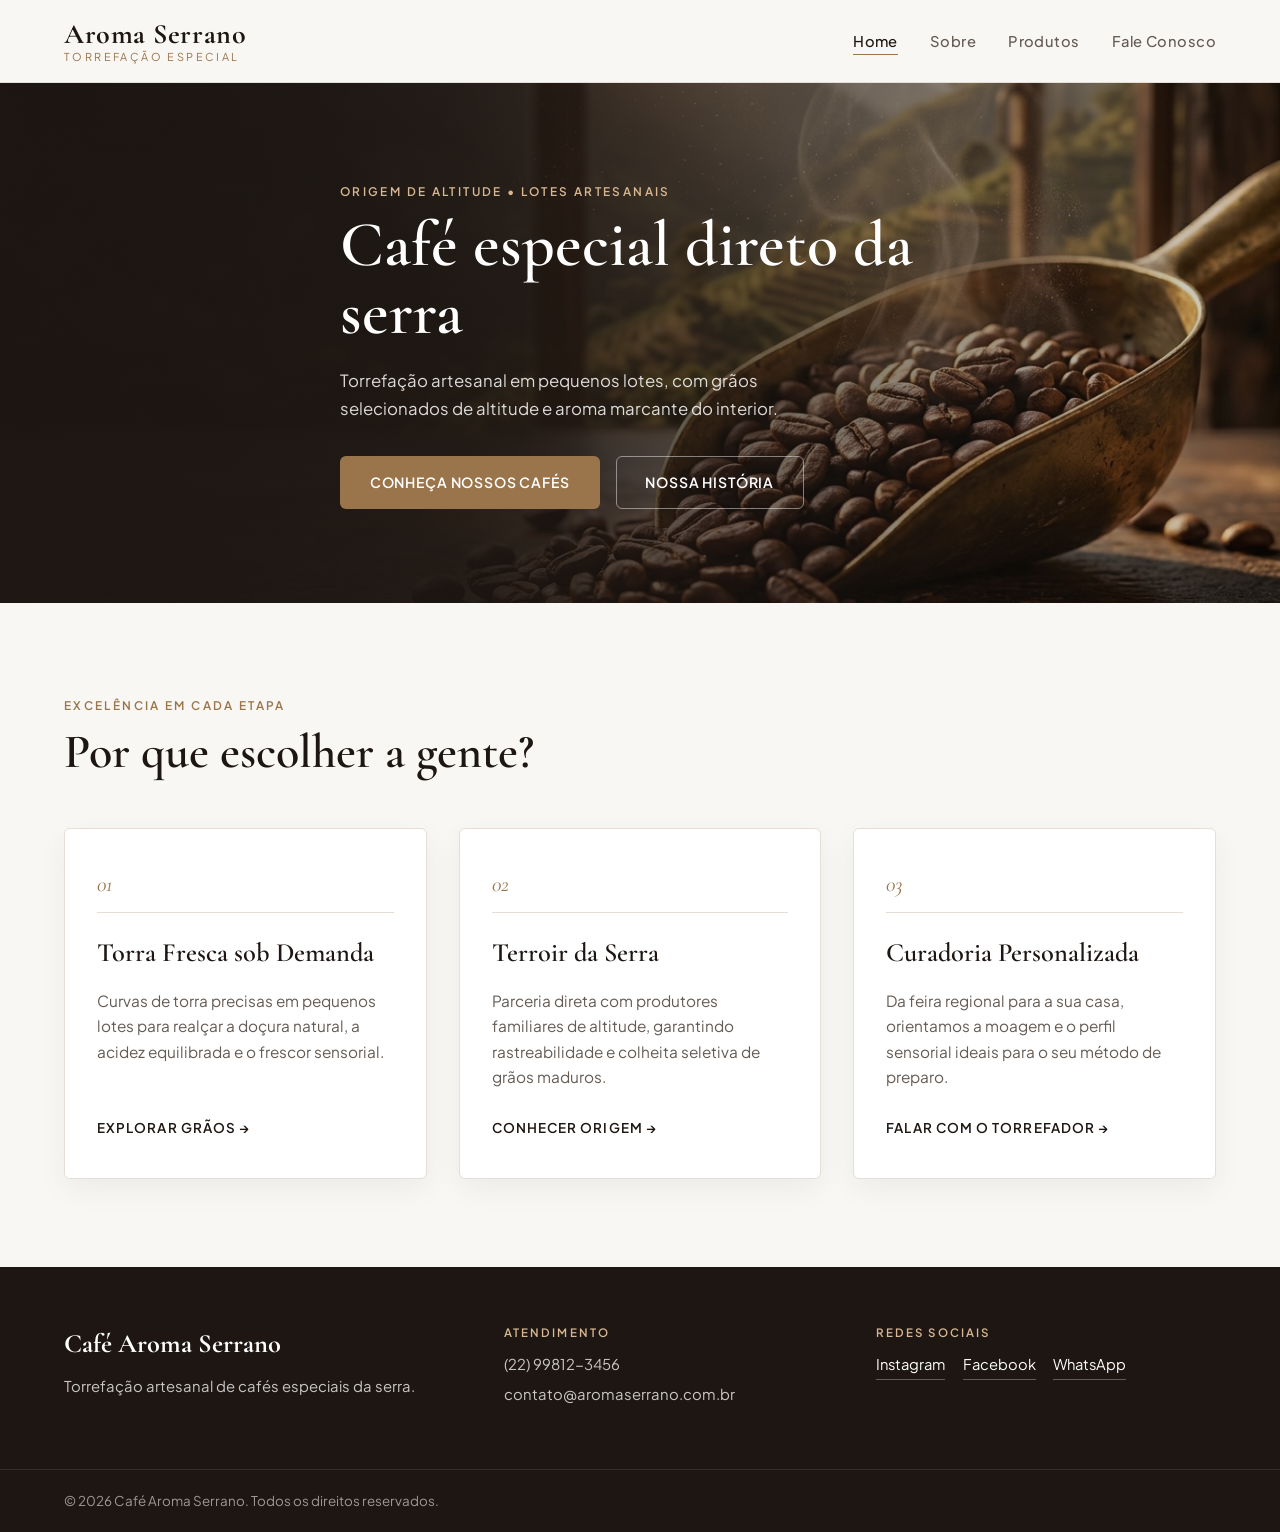
<file: index.html>
<!DOCTYPE html>
<html lang="pt-BR">
<head>
  <meta charset="UTF-8" />
  <meta name="viewport" content="width=device-width, initial-scale=1.0" />
  <title>Café Aroma Serrano — Torrefação Artesanal</title>
  <link rel="preconnect" href="https://fonts.googleapis.com" />
  <link rel="preconnect" href="https://fonts.gstatic.com" crossorigin />
  <link
    href="https://fonts.googleapis.com/css2?family=Cormorant+Garamond:ital,wght@0,600;0,700;1,600&family=Plus+Jakarta+Sans:wght@400;500;600&display=swap"
    rel="stylesheet"
  />
  <link rel="stylesheet" href="css/style.css" />
</head>
<body>
  <header class="topo">
    <div class="container topo-conteudo">
      <a href="index.html" class="logo">
        <span class="logo-marca">Aroma Serrano</span>
        <span class="logo-sub">Torrefação Especial</span>
      </a>

      <button
        type="button"
        class="menu-hamburguer"
        id="btn-menu"
        aria-label="Abrir ou fechar menu"
        aria-expanded="false"
        aria-controls="menu-principal"
      >
        <span></span>
        <span></span>
        <span></span>
      </button>

      <nav class="menu-nav" id="menu-principal" aria-label="Navegação principal">
        <ul class="menu-lista">
          <li><a href="index.html" class="menu-link">Home</a></li>
          <li><a href="sobre.html" class="menu-link">Sobre</a></li>
          <li><a href="produtos.html" class="menu-link">Produtos</a></li>
          <li><a href="contato.html" class="menu-link">Fale Conosco</a></li>
        </ul>
      </nav>
    </div>
  </header>

  <main>
    <section class="banner">
      <div class="container banner-conteudo">
        <span class="eyebrow">Origem de Altitude • Lotes Artesanais</span>
        <h1>Café especial direto da serra</h1>
        <p>
          Torrefação artesanal em pequenos lotes, com grãos selecionados de altitude e aroma marcante do interior.
        </p>
        <div class="banner-acoes">
          <a href="produtos.html" class="btn btn-primario">Conheça nossos cafés</a>
          <a href="sobre.html" class="btn btn-contorno">Nossa história</a>
        </div>
      </div>
    </section>

    <section class="secao">
      <div class="container">
        <div class="cabecalho-secao">
          <span class="eyebrow">Excelência em cada etapa</span>
          <h2 class="titulo-secao">Por que escolher a gente?</h2>
        </div>

        <div class="grid-cards">
          <article class="card">
            <div class="card-icone" aria-hidden="true">01</div>
            <h3>Torra Fresca sob Demanda</h3>
            <p>
              Curvas de torra precisas em pequenos lotes para realçar a doçura natural, a acidez equilibrada e o frescor sensorial.
            </p>
            <a href="produtos.html?categoria=Grãos" class="link-editorial">Explorar grãos &rarr;</a>
          </article>

          <article class="card">
            <div class="card-icone" aria-hidden="true">02</div>
            <h3>Terroir da Serra</h3>
            <p>
              Parceria direta com produtores familiares de altitude, garantindo rastreabilidade e colheita seletiva de grãos maduros.
            </p>
            <a href="sobre.html" class="link-editorial">Conhecer origem &rarr;</a>
          </article>

          <article class="card">
            <div class="card-icone" aria-hidden="true">03</div>
            <h3>Curadoria Personalizada</h3>
            <p>
              Da feira regional para a sua casa, orientamos a moagem e o perfil sensorial ideais para o seu método de preparo.
            </p>
            <a href="contato.html" class="link-editorial">Falar com o torrefador &rarr;</a>
          </article>
        </div>
      </div>
    </section>
  </main>

  <footer class="rodape">
    <div class="container rodape-conteudo">
      <div class="rodape-bloco">
        <strong class="rodape-titulo">Café Aroma Serrano</strong>
        <p>Torrefação artesanal de cafés especiais da serra.</p>
      </div>
      <div class="rodape-bloco">
        <span class="rodape-label">Atendimento</span>
        <p>(22) 99812-3456</p>
        <p>contato@aromaserrano.com.br</p>
      </div>
      <div class="rodape-bloco">
        <span class="rodape-label">Redes Sociais</span>
        <div class="redes-sociais">
          <a href="https://instagram.com" target="_blank" rel="noopener noreferrer">Instagram</a>
          <a href="https://facebook.com" target="_blank" rel="noopener noreferrer">Facebook</a>
          <a href="https://whatsapp.com" target="_blank" rel="noopener noreferrer">WhatsApp</a>
        </div>
      </div>
    </div>
    <div class="rodape-base">
      <div class="container">
        <p>&copy; <span id="ano-atual">2026</span> Café Aroma Serrano. Todos os direitos reservados.</p>
      </div>
    </div>
  </footer>

  <script src="js/script.js"></script>
</body>
</html>
</file>
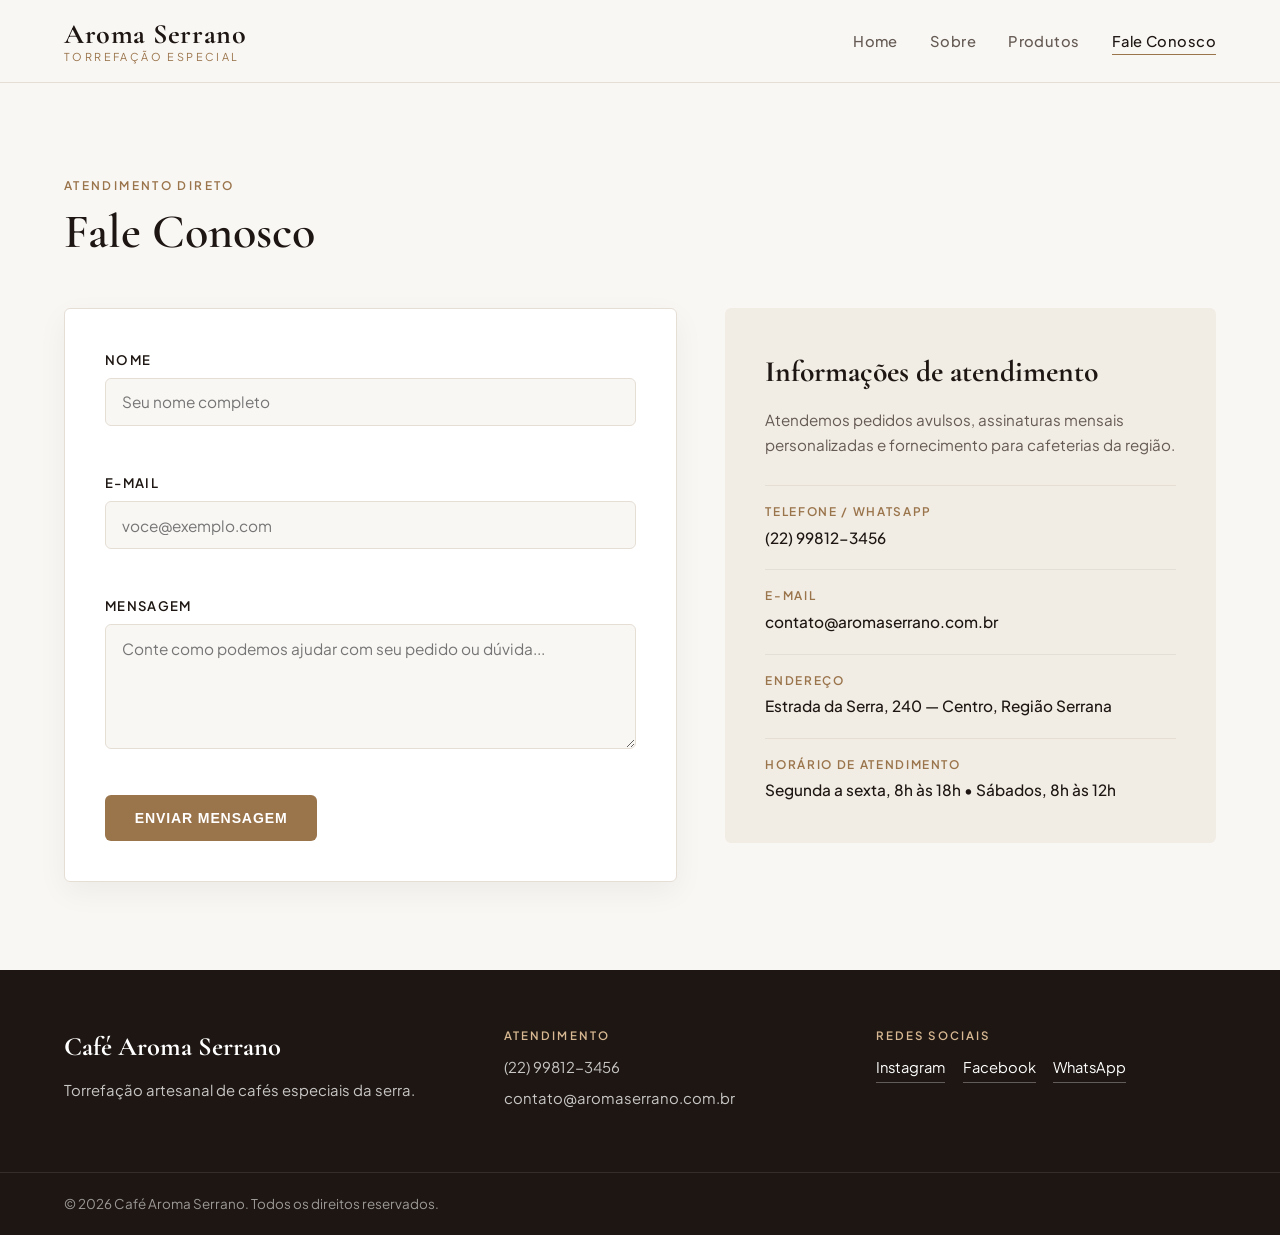
<file: contato.html>
<!DOCTYPE html>
<html lang="pt-BR">
<head>
  <meta charset="UTF-8" />
  <meta name="viewport" content="width=device-width, initial-scale=1.0" />
  <title>Fale Conosco — Café Aroma Serrano</title>
  <link rel="preconnect" href="https://fonts.googleapis.com" />
  <link rel="preconnect" href="https://fonts.gstatic.com" crossorigin />
  <link
    href="https://fonts.googleapis.com/css2?family=Cormorant+Garamond:ital,wght@0,600;0,700;1,600&family=Plus+Jakarta+Sans:wght@400;500;600&display=swap"
    rel="stylesheet"
  />
  <link rel="stylesheet" href="css/style.css" />
</head>
<body>
  <header class="topo">
    <div class="container topo-conteudo">
      <a href="index.html" class="logo">
        <span class="logo-marca">Aroma Serrano</span>
        <span class="logo-sub">Torrefação Especial</span>
      </a>

      <button
        type="button"
        class="menu-hamburguer"
        id="btn-menu"
        aria-label="Abrir ou fechar menu"
        aria-expanded="false"
        aria-controls="menu-principal"
      >
        <span></span>
        <span></span>
        <span></span>
      </button>

      <nav class="menu-nav" id="menu-principal" aria-label="Navegação principal">
        <ul class="menu-lista">
          <li><a href="index.html" class="menu-link">Home</a></li>
          <li><a href="sobre.html" class="menu-link">Sobre</a></li>
          <li><a href="produtos.html" class="menu-link">Produtos</a></li>
          <li><a href="contato.html" class="menu-link">Fale Conosco</a></li>
        </ul>
      </nav>
    </div>
  </header>

  <main>
    <section class="secao">
      <div class="container">
        <div class="cabecalho-secao">
          <span class="eyebrow">Atendimento Direto</span>
          <h1 class="titulo-secao">Fale Conosco</h1>
        </div>

        <div class="contato-grade">
          <form id="form-contato" class="formulario" novalidate>
            <div class="campo-grupo">
              <label for="nome">Nome</label>
              <input
                type="text"
                id="nome"
                name="nome"
                placeholder="Seu nome completo"
              />
              <small class="mensagem-erro" id="erro-nome" aria-live="polite"></small>
            </div>

            <div class="campo-grupo">
              <label for="email">E-mail</label>
              <input
                type="email"
                id="email"
                name="email"
                placeholder="voce@exemplo.com"
              />
              <small class="mensagem-erro" id="erro-email" aria-live="polite"></small>
            </div>

            <div class="campo-grupo">
              <label for="mensagem">Mensagem</label>
              <textarea
                id="mensagem"
                name="mensagem"
                rows="5"
                placeholder="Conte como podemos ajudar com seu pedido ou dúvida..."
              ></textarea>
              <small class="mensagem-erro" id="erro-mensagem" aria-live="polite"></small>
            </div>

            <button type="submit" class="btn btn-primario">Enviar mensagem</button>

            <div class="mensagem-sucesso" id="mensagem-sucesso" tabindex="-1" role="status" aria-live="polite"></div>
          </form>

          <aside class="info-atendimento">
            <h2>Informações de atendimento</h2>
            <p class="info-intro">
              Atendemos pedidos avulsos, assinaturas mensais personalizadas e fornecimento para cafeterias da região.
            </p>

            <div class="info-lista">
              <div class="info-item">
                <span>Telefone / WhatsApp</span>
                <strong>(22) 99812-3456</strong>
              </div>
              <div class="info-item">
                <span>E-mail</span>
                <strong>contato@aromaserrano.com.br</strong>
              </div>
              <div class="info-item">
                <span>Endereço</span>
                <strong>Estrada da Serra, 240 — Centro, Região Serrana</strong>
              </div>
              <div class="info-item">
                <span>Horário de atendimento</span>
                <strong>Segunda a sexta, 8h às 18h • Sábados, 8h às 12h</strong>
              </div>
            </div>
          </aside>
        </div>
      </div>
    </section>
  </main>

  <footer class="rodape">
    <div class="container rodape-conteudo">
      <div class="rodape-bloco">
        <strong class="rodape-titulo">Café Aroma Serrano</strong>
        <p>Torrefação artesanal de cafés especiais da serra.</p>
      </div>
      <div class="rodape-bloco">
        <span class="rodape-label">Atendimento</span>
        <p>(22) 99812-3456</p>
        <p>contato@aromaserrano.com.br</p>
      </div>
      <div class="rodape-bloco">
        <span class="rodape-label">Redes Sociais</span>
        <div class="redes-sociais">
          <a href="https://instagram.com" target="_blank" rel="noopener noreferrer">Instagram</a>
          <a href="https://facebook.com" target="_blank" rel="noopener noreferrer">Facebook</a>
          <a href="https://whatsapp.com" target="_blank" rel="noopener noreferrer">WhatsApp</a>
        </div>
      </div>
    </div>
    <div class="rodape-base">
      <div class="container">
        <p>&copy; <span id="ano-atual">2026</span> Café Aroma Serrano. Todos os direitos reservados.</p>
      </div>
    </div>
  </footer>

  <script src="js/script.js"></script>
</body>
</html>
</file>
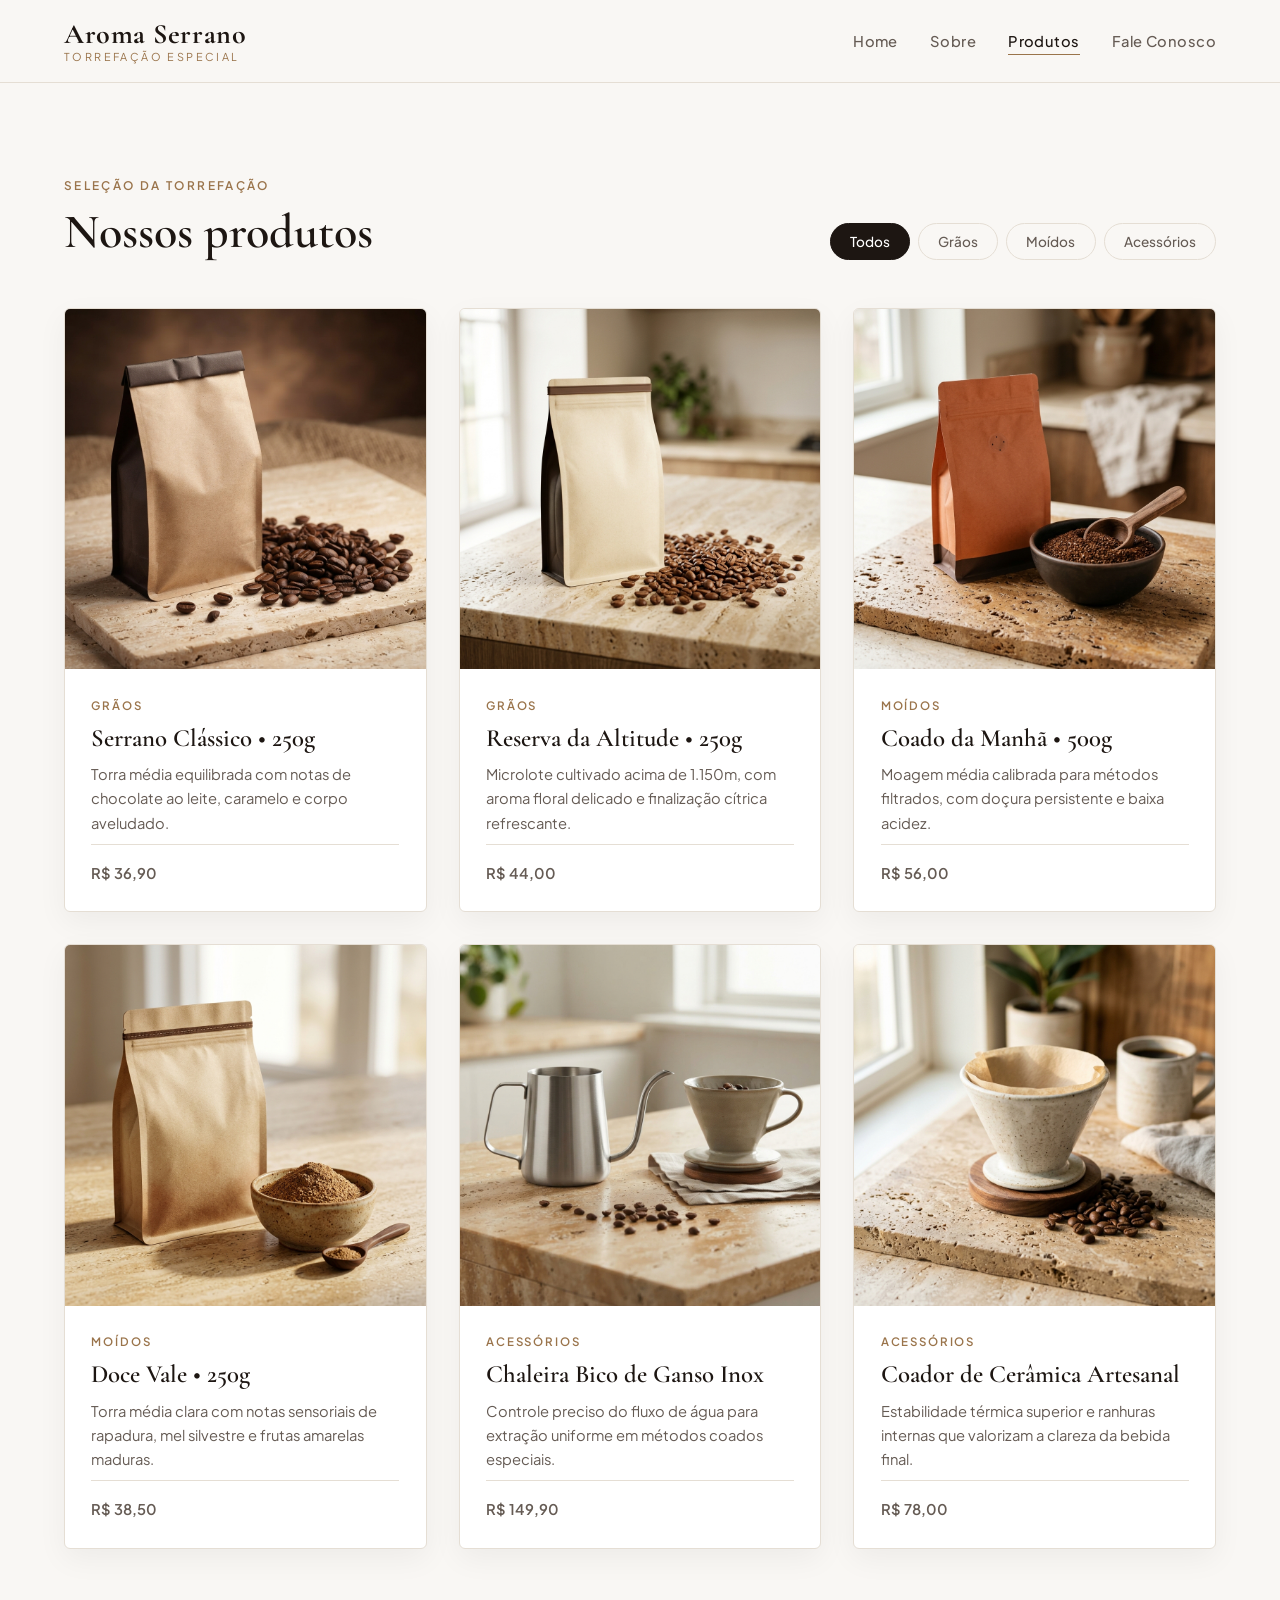
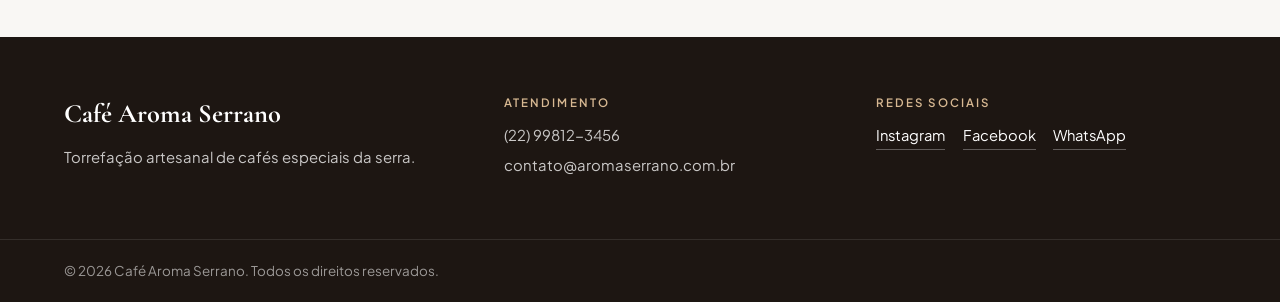
<file: produtos.html>
<!DOCTYPE html>
<html lang="pt-BR">
<head>
  <meta charset="UTF-8" />
  <meta name="viewport" content="width=device-width, initial-scale=1.0" />
  <title>Produtos — Café Aroma Serrano</title>
  <link rel="preconnect" href="https://fonts.googleapis.com" />
  <link rel="preconnect" href="https://fonts.gstatic.com" crossorigin />
  <link
    href="https://fonts.googleapis.com/css2?family=Cormorant+Garamond:ital,wght@0,600;0,700;1,600&family=Plus+Jakarta+Sans:wght@400;500;600&display=swap"
    rel="stylesheet"
  />
  <link rel="stylesheet" href="css/style.css" />
</head>
<body>
  <header class="topo">
    <div class="container topo-conteudo">
      <a href="index.html" class="logo">
        <span class="logo-marca">Aroma Serrano</span>
        <span class="logo-sub">Torrefação Especial</span>
      </a>

      <button
        type="button"
        class="menu-hamburguer"
        id="btn-menu"
        aria-label="Abrir ou fechar menu"
        aria-expanded="false"
        aria-controls="menu-principal"
      >
        <span></span>
        <span></span>
        <span></span>
      </button>

      <nav class="menu-nav" id="menu-principal" aria-label="Navegação principal">
        <ul class="menu-lista">
          <li><a href="index.html" class="menu-link">Home</a></li>
          <li><a href="sobre.html" class="menu-link">Sobre</a></li>
          <li><a href="produtos.html" class="menu-link">Produtos</a></li>
          <li><a href="contato.html" class="menu-link">Fale Conosco</a></li>
        </ul>
      </nav>
    </div>
  </header>

  <main>
    <section class="secao">
      <div class="container">
        <div class="cabecalho-produtos">
          <div>
            <span class="eyebrow">Seleção da Torrefação</span>
            <h1 class="titulo-secao">Nossos produtos</h1>
          </div>

          <div class="filtros-produtos" role="group" aria-label="Filtrar produtos por categoria">
            <button type="button" class="filtro-btn ativo" data-categoria="Todos">Todos</button>
            <button type="button" class="filtro-btn" data-categoria="Grãos">Grãos</button>
            <button type="button" class="filtro-btn" data-categoria="Moídos">Moídos</button>
            <button type="button" class="filtro-btn" data-categoria="Acessórios">Acessórios</button>
          </div>
        </div>

        <div class="grid-produtos" id="lista-produtos">
          <article class="produto-card" data-categoria="Grãos">
            <div class="produto-imagem">
              <img src="img/produto-cafe.jpg" alt="Pacote de café em grãos Serrano Clássico" />
            </div>
            <div class="produto-corpo">
              <span class="produto-tag">Grãos</span>
              <h2>Serrano Clássico • 250g</h2>
              <p>Torra média equilibrada com notas de chocolate ao leite, caramelo e corpo aveludado.</p>
              <p class="produto-preco">R$ 36,90</p>
            </div>
          </article>

          <article class="produto-card" data-categoria="Grãos">
            <div class="produto-imagem">
              <img src="img/reserva-altitude.jpg" alt="Pacote de café em grãos Reserva da Altitude" />
            </div>
            <div class="produto-corpo">
              <span class="produto-tag">Grãos</span>
              <h2>Reserva da Altitude • 250g</h2>
              <p>Microlote cultivado acima de 1.150m, com aroma floral delicado e finalização cítrica refrescante.</p>
              <p class="produto-preco">R$ 44,00</p>
            </div>
          </article>

          <article class="produto-card" data-categoria="Moídos">
            <div class="produto-imagem">
              <img src="img/coado-manha.jpg" alt="Pacote de café moído Coado da Manhã" />
            </div>
            <div class="produto-corpo">
              <span class="produto-tag">Moídos</span>
              <h2>Coado da Manhã • 500g</h2>
              <p>Moagem média calibrada para métodos filtrados, com doçura persistente e baixa acidez.</p>
              <p class="produto-preco">R$ 56,00</p>
            </div>
          </article>

          <article class="produto-card" data-categoria="Moídos">
            <div class="produto-imagem">
              <img src="img/doce-vale.jpg" alt="Pacote de café moído Doce Vale" />
            </div>
            <div class="produto-corpo">
              <span class="produto-tag">Moídos</span>
              <h2>Doce Vale • 250g</h2>
              <p>Torra média clara com notas sensoriais de rapadura, mel silvestre e frutas amarelas maduras.</p>
              <p class="produto-preco">R$ 38,50</p>
            </div>
          </article>

          <article class="produto-card" data-categoria="Acessórios">
            <div class="produto-imagem">
              <img src="img/produto-acessorio.jpg" alt="Chaleira bico de ganso em aço inox e coador" />
            </div>
            <div class="produto-corpo">
              <span class="produto-tag">Acessórios</span>
              <h2>Chaleira Bico de Ganso Inox</h2>
              <p>Controle preciso do fluxo de água para extração uniforme em métodos coados especiais.</p>
              <p class="produto-preco">R$ 149,90</p>
            </div>
          </article>

          <article class="produto-card" data-categoria="Acessórios">
            <div class="produto-imagem">
              <img src="img/coador-ceramica.jpg" alt="Coador de cerâmica artesanal para café especial" />
            </div>
            <div class="produto-corpo">
              <span class="produto-tag">Acessórios</span>
              <h2>Coador de Cerâmica Artesanal</h2>
              <p>Estabilidade térmica superior e ranhuras internas que valorizam a clareza da bebida final.</p>
              <p class="produto-preco">R$ 78,00</p>
            </div>
          </article>
        </div>
      </div>
    </section>
  </main>

  <footer class="rodape">
    <div class="container rodape-conteudo">
      <div class="rodape-bloco">
        <strong class="rodape-titulo">Café Aroma Serrano</strong>
        <p>Torrefação artesanal de cafés especiais da serra.</p>
      </div>
      <div class="rodape-bloco">
        <span class="rodape-label">Atendimento</span>
        <p>(22) 99812-3456</p>
        <p>contato@aromaserrano.com.br</p>
      </div>
      <div class="rodape-bloco">
        <span class="rodape-label">Redes Sociais</span>
        <div class="redes-sociais">
          <a href="https://instagram.com" target="_blank" rel="noopener noreferrer">Instagram</a>
          <a href="https://facebook.com" target="_blank" rel="noopener noreferrer">Facebook</a>
          <a href="https://whatsapp.com" target="_blank" rel="noopener noreferrer">WhatsApp</a>
        </div>
      </div>
    </div>
    <div class="rodape-base">
      <div class="container">
        <p>&copy; <span id="ano-atual">2026</span> Café Aroma Serrano. Todos os direitos reservados.</p>
      </div>
    </div>
  </footer>

  <script src="js/script.js"></script>
</body>
</html>
</file>
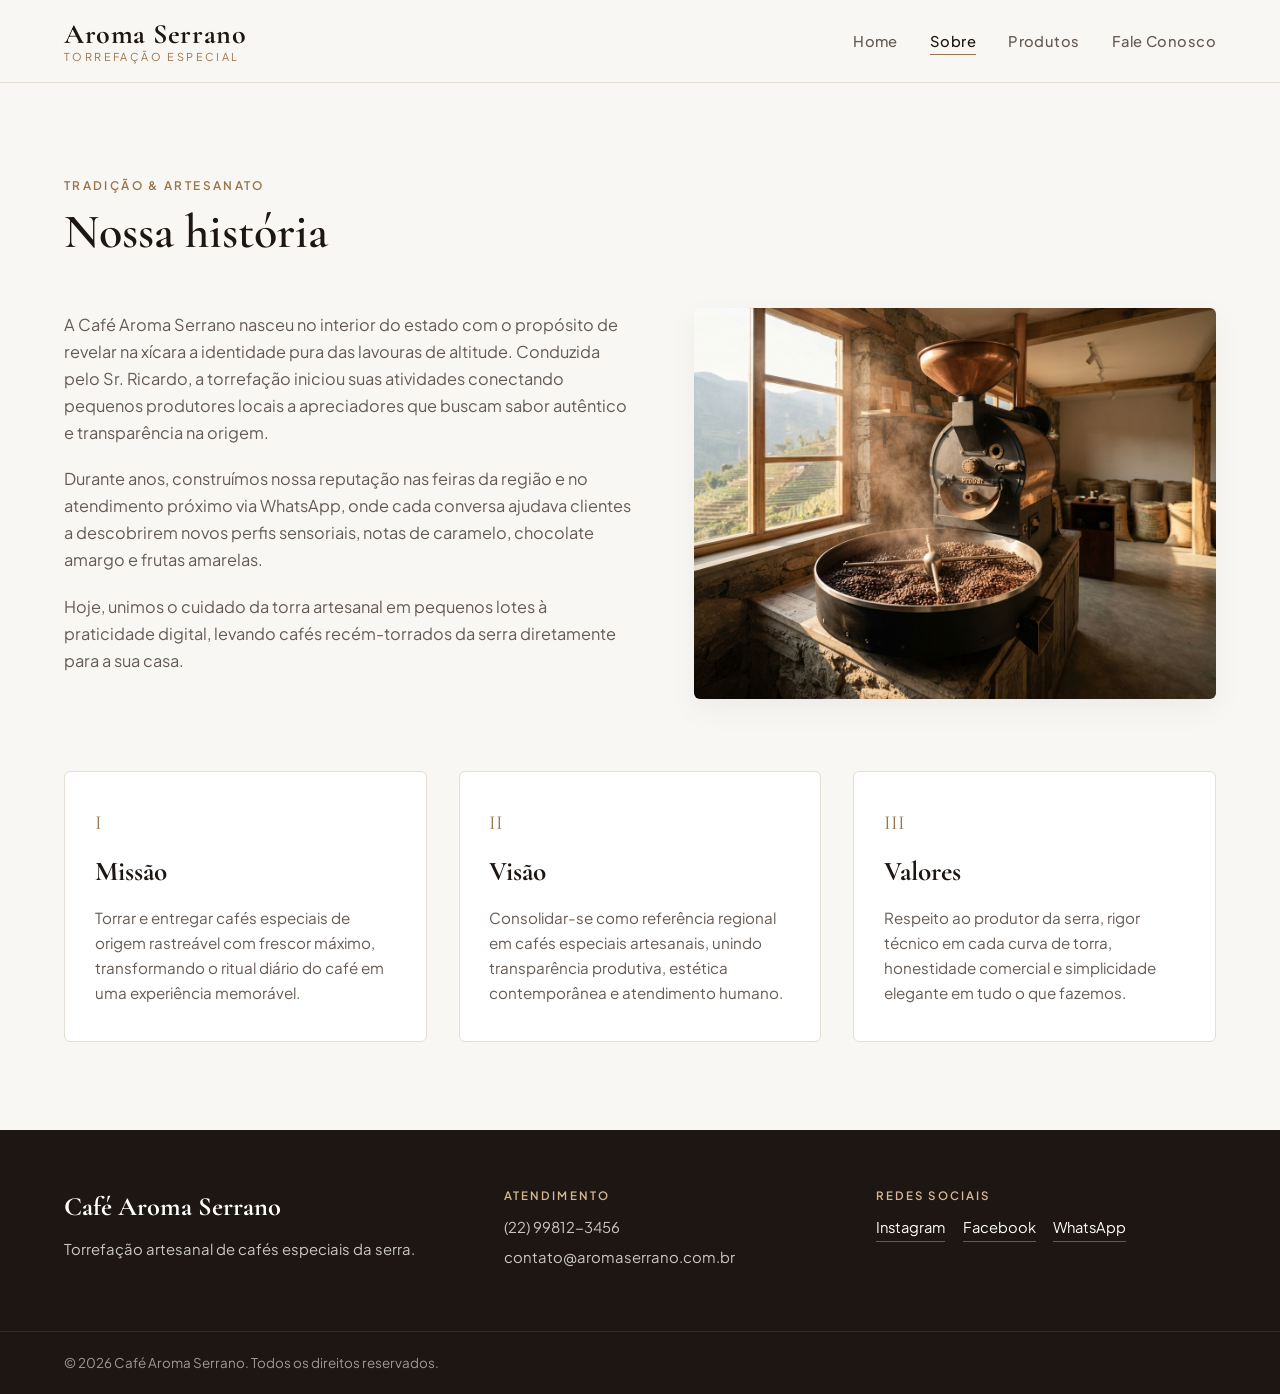
<file: sobre.html>
<!DOCTYPE html>
<html lang="pt-BR">
<head>
  <meta charset="UTF-8" />
  <meta name="viewport" content="width=device-width, initial-scale=1.0" />
  <title>Sobre — Café Aroma Serrano</title>
  <link rel="preconnect" href="https://fonts.googleapis.com" />
  <link rel="preconnect" href="https://fonts.gstatic.com" crossorigin />
  <link
    href="https://fonts.googleapis.com/css2?family=Cormorant+Garamond:ital,wght@0,600;0,700;1,600&family=Plus+Jakarta+Sans:wght@400;500;600&display=swap"
    rel="stylesheet"
  />
  <link rel="stylesheet" href="css/style.css" />
</head>
<body>
  <header class="topo">
    <div class="container topo-conteudo">
      <a href="index.html" class="logo">
        <span class="logo-marca">Aroma Serrano</span>
        <span class="logo-sub">Torrefação Especial</span>
      </a>

      <button
        type="button"
        class="menu-hamburguer"
        id="btn-menu"
        aria-label="Abrir ou fechar menu"
        aria-expanded="false"
        aria-controls="menu-principal"
      >
        <span></span>
        <span></span>
        <span></span>
      </button>

      <nav class="menu-nav" id="menu-principal" aria-label="Navegação principal">
        <ul class="menu-lista">
          <li><a href="index.html" class="menu-link">Home</a></li>
          <li><a href="sobre.html" class="menu-link">Sobre</a></li>
          <li><a href="produtos.html" class="menu-link">Produtos</a></li>
          <li><a href="contato.html" class="menu-link">Fale Conosco</a></li>
        </ul>
      </nav>
    </div>
  </header>

  <main>
    <section class="secao">
      <div class="container">
        <div class="cabecalho-secao">
          <span class="eyebrow">Tradição &amp; Artesanato</span>
          <h1 class="titulo-secao">Nossa história</h1>
        </div>

        <div class="sobre-grade">
          <div class="sobre-texto">
            <p>
              A Café Aroma Serrano nasceu no interior do estado com o propósito de revelar na xícara a identidade pura das lavouras de altitude. Conduzida pelo Sr. Ricardo, a torrefação iniciou suas atividades conectando pequenos produtores locais a apreciadores que buscam sabor autêntico e transparência na origem.
            </p>
            <p>
              Durante anos, construímos nossa reputação nas feiras da região e no atendimento próximo via WhatsApp, onde cada conversa ajudava clientes a descobrirem novos perfis sensoriais, notas de caramelo, chocolate amargo e frutas amarelas.
            </p>
            <p>
              Hoje, unimos o cuidado da torra artesanal em pequenos lotes à praticidade digital, levando cafés recém-torrados da serra diretamente para a sua casa.
            </p>
          </div>

          <figure class="sobre-imagem">
            <img
              src="img/sobre-torrefacao.jpg"
              alt="Torrador artesanal de cobre com grãos de café recém-torrados na serra"
            />
          </figure>
        </div>

        <div class="mvv-grid">
          <article class="mvv-card">
            <span class="mvv-numero">I</span>
            <h2>Missão</h2>
            <p>
              Torrar e entregar cafés especiais de origem rastreável com frescor máximo, transformando o ritual diário do café em uma experiência memorável.
            </p>
          </article>

          <article class="mvv-card">
            <span class="mvv-numero">II</span>
            <h2>Visão</h2>
            <p>
              Consolidar-se como referência regional em cafés especiais artesanais, unindo transparência produtiva, estética contemporânea e atendimento humano.
            </p>
          </article>

          <article class="mvv-card">
            <span class="mvv-numero">III</span>
            <h2>Valores</h2>
            <p>
              Respeito ao produtor da serra, rigor técnico em cada curva de torra, honestidade comercial e simplicidade elegante em tudo o que fazemos.
            </p>
          </article>
        </div>
      </div>
    </section>
  </main>

  <footer class="rodape">
    <div class="container rodape-conteudo">
      <div class="rodape-bloco">
        <strong class="rodape-titulo">Café Aroma Serrano</strong>
        <p>Torrefação artesanal de cafés especiais da serra.</p>
      </div>
      <div class="rodape-bloco">
        <span class="rodape-label">Atendimento</span>
        <p>(22) 99812-3456</p>
        <p>contato@aromaserrano.com.br</p>
      </div>
      <div class="rodape-bloco">
        <span class="rodape-label">Redes Sociais</span>
        <div class="redes-sociais">
          <a href="https://instagram.com" target="_blank" rel="noopener noreferrer">Instagram</a>
          <a href="https://facebook.com" target="_blank" rel="noopener noreferrer">Facebook</a>
          <a href="https://whatsapp.com" target="_blank" rel="noopener noreferrer">WhatsApp</a>
        </div>
      </div>
    </div>
    <div class="rodape-base">
      <div class="container">
        <p>&copy; <span id="ano-atual">2026</span> Café Aroma Serrano. Todos os direitos reservados.</p>
      </div>
    </div>
  </footer>

  <script src="js/script.js"></script>
</body>
</html>
</file>
<file: css/style.css>
/* =========================================================
   PALETA & TOKENS DE DESIGN — CAFÉ AROMA SERRANO
   ========================================================= */
:root {
  --cor-fundo: #f9f7f4;
  --cor-superficie: #ffffff;
  --cor-creme: #f1ece4;
  --cor-expresso: #1d1612;
  --cor-torra: #362820;
  --cor-dourado: #9a744b;
  --cor-dourado-hover: #7f5d39;
  --cor-texto: #1e1916;
  --cor-texto-suave: #655b54;
  --cor-borda: #e5ded4;
  --cor-erro: #b42318;
  --cor-sucesso: #1f5c37;

  --fonte-titulo: "Cormorant Garamond", Georgia, serif;
  --fonte-corpo: "Plus Jakarta Sans", -apple-system, BlinkMacSystemFont, sans-serif;

  --sombra-sutil: 0 10px 30px rgba(29, 22, 18, 0.05);
  --raio: 6px;
}

/* =========================================================
   RESET & BASE
   ========================================================= */
*,
*::before,
*::after {
  box-sizing: border-box;
  margin: 0;
  padding: 0;
}

html {
  scroll-behavior: smooth;
}

body {
  font-family: var(--fonte-corpo);
  background-color: var(--cor-fundo);
  color: var(--cor-texto);
  line-height: 1.65;
  min-height: 100vh;
  display: flex;
  flex-direction: column;
  -webkit-font-smoothing: antialiased;
  overflow-x: hidden;
}

main {
  flex: 1;
}

img {
  max-width: 100%;
  display: block;
}

a {
  color: inherit;
  text-decoration: none;
  transition: color 0.2s ease;
}

.container {
  width: min(1160px, 90%);
  margin: 0 auto;
}

/* =========================================================
   CABEÇALHO & MENU HORIZONTAL
   ========================================================= */
.topo {
  position: sticky;
  top: 0;
  z-index: 100;
  background-color: rgba(249, 247, 244, 0.94);
  backdrop-filter: blur(10px);
  border-bottom: 1px solid var(--cor-borda);
}

.topo-conteudo {
  display: flex;
  align-items: center;
  justify-content: space-between;
  min-height: 82px;
  gap: 1.5rem;
}

.logo {
  display: flex;
  flex-direction: column;
  line-height: 1.1;
}

.logo-marca {
  font-family: var(--fonte-titulo);
  font-size: 1.75rem;
  font-weight: 700;
  letter-spacing: 0.02em;
  color: var(--cor-expresso);
}

.logo-sub {
  font-size: 0.68rem;
  text-transform: uppercase;
  letter-spacing: 0.22em;
  color: var(--cor-dourado);
  margin-top: 2px;
}

.menu-lista {
  list-style: none;
  display: flex;
  align-items: center;
  gap: 2rem;
}

.menu-link {
  position: relative;
  font-size: 0.92rem;
  font-weight: 500;
  letter-spacing: 0.03em;
  color: var(--cor-texto-suave);
  padding: 0.35rem 0;
  transition: color 0.25s ease;
}

.menu-link::after {
  content: "";
  position: absolute;
  left: 0;
  bottom: 0;
  width: 0;
  height: 1.5px;
  background-color: var(--cor-dourado);
  transition: width 0.3s ease;
}

.menu-link:hover,
.menu-link.ativo {
  color: var(--cor-expresso);
}

.menu-link:hover::after,
.menu-link.ativo::after {
  width: 100%;
}

/* Menu Hambúrguer (< 768px) */
.menu-hamburguer {
  display: none;
  flex-direction: column;
  justify-content: center;
  gap: 5px;
  width: 40px;
  height: 40px;
  background: transparent;
  border: 1px solid var(--cor-borda);
  border-radius: var(--raio);
  cursor: pointer;
  padding: 9px;
}

.menu-hamburguer span {
  display: block;
  width: 100%;
  height: 1.5px;
  background-color: var(--cor-expresso);
  transition: transform 0.25s ease, opacity 0.25s ease;
}

.menu-hamburguer[aria-expanded="true"] span:nth-child(1) {
  transform: translateY(6.5px) rotate(45deg);
}

.menu-hamburguer[aria-expanded="true"] span:nth-child(2) {
  opacity: 0;
}

.menu-hamburguer[aria-expanded="true"] span:nth-child(3) {
  transform: translateY(-6.5px) rotate(-45deg);
}

/* =========================================================
   TIPOGRAFIA & BOTÕES
   ========================================================= */
.eyebrow {
  display: inline-block;
  font-size: 0.74rem;
  font-weight: 600;
  text-transform: uppercase;
  letter-spacing: 0.2em;
  color: var(--cor-dourado);
  margin-bottom: 0.65rem;
}

.titulo-secao {
  font-family: var(--fonte-titulo);
  font-size: clamp(2.1rem, 4vw, 3rem);
  font-weight: 600;
  line-height: 1.12;
  color: var(--cor-expresso);
}

.cabecalho-secao {
  margin-bottom: 3rem;
}

.btn {
  display: inline-block;
  padding: 0.88rem 1.8rem;
  font-size: 0.88rem;
  font-weight: 600;
  letter-spacing: 0.06em;
  text-transform: uppercase;
  border-radius: var(--raio);
  border: 1px solid transparent;
  cursor: pointer;
  transition: background-color 0.25s ease, color 0.25s ease, border-color 0.25s ease, transform 0.2s ease;
}

.btn:hover {
  transform: translateY(-1px);
}

.btn-primario {
  background-color: var(--cor-dourado);
  color: #ffffff;
}

.btn-primario:hover {
  background-color: var(--cor-dourado-hover);
}

.btn-contorno {
  background-color: transparent;
  border-color: rgba(255, 255, 255, 0.45);
  color: #ffffff;
}

.btn-contorno:hover {
  background-color: rgba(255, 255, 255, 0.12);
  border-color: #ffffff;
}

/* =========================================================
   BANNER PRINCIPAL (HOME)
   ========================================================= */
.banner {
  background-color: var(--cor-expresso);
  background-image:
    linear-gradient(
      90deg,
      rgba(29, 22, 18, 0.95) 0%,
      rgba(29, 22, 18, 0.76) 48%,
      rgba(29, 22, 18, 0.16) 100%
    ),
    url("../img/banner-home.jpg");
  background-size: cover;
  background-position: right center;
  background-repeat: no-repeat;
  color: #ffffff;
  min-height: 520px;
  display: flex;
  align-items: center;
  padding: 5rem 0;
}

.banner-conteudo {
  max-width: 600px;
}

.banner .eyebrow {
  color: #d7b892;
}

.banner h1 {
  font-family: var(--fonte-titulo);
  font-size: clamp(2.6rem, 5vw, 4.1rem);
  font-weight: 600;
  line-height: 1.06;
  margin-bottom: 1.25rem;
}

.banner p {
  font-size: 1.05rem;
  color: rgba(255, 255, 255, 0.84);
  margin-bottom: 2.1rem;
  max-width: 500px;
}

.banner-acoes {
  display: flex;
  flex-wrap: wrap;
  gap: 1rem;
}

/* =========================================================
   SEÇÕES & CARDS (HOME)
   ========================================================= */
.secao {
  padding: 5.5rem 0;
}

.grid-cards {
  display: grid;
  grid-template-columns: repeat(3, 1fr);
  gap: 2rem;
}

.card {
  background-color: var(--cor-superficie);
  border: 1px solid var(--cor-borda);
  border-radius: var(--raio);
  padding: 2.4rem 2rem;
  box-shadow: var(--sombra-sutil);
  display: flex;
  flex-direction: column;
  align-items: flex-start;
  transition: transform 0.25s ease, border-color 0.25s ease;
}

.card:hover {
  transform: translateY(-3px);
  border-color: var(--cor-dourado);
}

.card-icone {
  font-family: var(--fonte-titulo);
  font-size: 1.35rem;
  font-style: italic;
  color: var(--cor-dourado);
  padding-bottom: 0.6rem;
  margin-bottom: 1.2rem;
  border-bottom: 1px solid var(--cor-borda);
  width: 100%;
}

.card h3 {
  font-family: var(--fonte-titulo);
  font-size: 1.65rem;
  font-weight: 600;
  color: var(--cor-expresso);
  margin-bottom: 0.75rem;
}

.card p {
  color: var(--cor-texto-suave);
  font-size: 0.96rem;
  margin-bottom: 1.75rem;
  flex: 1;
}

.link-editorial {
  font-size: 0.84rem;
  font-weight: 600;
  text-transform: uppercase;
  letter-spacing: 0.08em;
  color: var(--cor-expresso);
  transition: color 0.25s ease;
}

.link-editorial:hover {
  color: var(--cor-dourado);
}

/* =========================================================
   PÁGINA SOBRE
   ========================================================= */
.sobre-grade {
  display: grid;
  grid-template-columns: 1.1fr 1fr;
  gap: 3.5rem;
  align-items: center;
  margin-bottom: 4.5rem;
}

.sobre-texto p {
  color: var(--cor-texto-suave);
  font-size: 1.02rem;
  margin-bottom: 1.25rem;
}

.sobre-imagem img {
  width: 100%;
  aspect-ratio: 4 / 3;
  object-fit: cover;
  border-radius: var(--raio);
  box-shadow: var(--sombra-sutil);
}

.mvv-grid {
  display: grid;
  grid-template-columns: repeat(3, 1fr);
  gap: 2rem;
}

.mvv-card {
  background-color: var(--cor-superficie);
  border: 1px solid var(--cor-borda);
  border-radius: var(--raio);
  padding: 2.2rem 1.85rem;
}

.mvv-numero {
  display: block;
  font-family: var(--fonte-titulo);
  font-size: 1.25rem;
  color: var(--cor-dourado);
  margin-bottom: 0.6rem;
}

.mvv-card h2 {
  font-family: var(--fonte-titulo);
  font-size: 1.7rem;
  color: var(--cor-expresso);
  margin-bottom: 0.65rem;
}

.mvv-card p {
  color: var(--cor-texto-suave);
  font-size: 0.95rem;
}

/* =========================================================
   PÁGINA PRODUTOS & FILTROS
   ========================================================= */
.cabecalho-produtos {
  display: flex;
  flex-wrap: wrap;
  justify-content: space-between;
  align-items: flex-end;
  gap: 1.5rem;
  margin-bottom: 3rem;
}

.filtros-produtos {
  display: flex;
  flex-wrap: wrap;
  gap: 0.5rem;
}

.filtro-btn {
  padding: 0.55rem 1.2rem;
  border-radius: 999px;
  border: 1px solid var(--cor-borda);
  background-color: transparent;
  color: var(--cor-texto-suave);
  font-family: inherit;
  font-size: 0.85rem;
  font-weight: 500;
  cursor: pointer;
  transition: all 0.25s ease;
}

.filtro-btn:hover {
  border-color: var(--cor-expresso);
  color: var(--cor-expresso);
}

.filtro-btn.ativo {
  background-color: var(--cor-expresso);
  border-color: var(--cor-expresso);
  color: #ffffff;
}

.grid-produtos {
  display: grid;
  grid-template-columns: repeat(3, 1fr);
  gap: 2rem;
}

.produto-card {
  background-color: var(--cor-superficie);
  border: 1px solid var(--cor-borda);
  border-radius: var(--raio);
  overflow: hidden;
  box-shadow: var(--sombra-sutil);
  display: flex;
  flex-direction: column;
  transition: transform 0.25s ease;
}

.produto-card:hover {
  transform: translateY(-3px);
}

.produto-card.oculto {
  display: none;
}

.produto-imagem {
  overflow: hidden;
  background-color: var(--cor-creme);
}

.produto-imagem img {
  width: 100%;
  aspect-ratio: 1 / 1;
  object-fit: cover;
  transition: transform 0.5s ease;
}

.produto-card:hover .produto-imagem img {
  transform: scale(1.03);
}

.produto-corpo {
  padding: 1.65rem;
  display: flex;
  flex-direction: column;
  gap: 0.55rem;
  flex: 1;
}

.produto-tag {
  font-size: 0.72rem;
  font-weight: 600;
  text-transform: uppercase;
  letter-spacing: 0.16em;
  color: var(--cor-dourado);
}

.produto-corpo h2 {
  font-family: var(--fonte-titulo);
  font-size: 1.55rem;
  font-weight: 600;
  color: var(--cor-expresso);
  line-height: 1.2;
}

.produto-corpo p {
  color: var(--cor-texto-suave);
  font-size: 0.92rem;
}

.produto-preco {
  margin-top: auto;
  padding-top: 1rem;
  border-top: 1px solid var(--cor-borda);
  font-size: 1.1rem;
  font-weight: 600;
  color: var(--cor-expresso);
}

/* =========================================================
   PÁGINA FALE CONOSCO
   ========================================================= */
.contato-grade {
  display: grid;
  grid-template-columns: 1.25fr 1fr;
  gap: 3rem;
  align-items: start;
}

.formulario {
  background-color: var(--cor-superficie);
  border: 1px solid var(--cor-borda);
  border-radius: var(--raio);
  padding: 2.5rem;
  box-shadow: var(--sombra-sutil);
}

.campo-grupo {
  margin-bottom: 1.35rem;
  display: flex;
  flex-direction: column;
  gap: 0.45rem;
}

.campo-grupo label {
  font-size: 0.82rem;
  font-weight: 600;
  text-transform: uppercase;
  letter-spacing: 0.1em;
  color: var(--cor-expresso);
}

.campo-grupo input,
.campo-grupo textarea {
  width: 100%;
  padding: 0.85rem 1rem;
  border: 1px solid var(--cor-borda);
  border-radius: var(--raio);
  font-family: inherit;
  font-size: 0.96rem;
  color: var(--cor-texto);
  background-color: var(--cor-fundo);
  transition: border-color 0.25s ease, background-color 0.25s ease;
}

.campo-grupo input:focus,
.campo-grupo textarea:focus {
  outline: none;
  border-color: var(--cor-dourado);
  background-color: #ffffff;
}

.campo-grupo input.invalido,
.campo-grupo textarea.invalido {
  border-color: var(--cor-erro);
}

.mensagem-erro {
  color: var(--cor-erro);
  font-size: 0.84rem;
  min-height: 1.1rem;
}

.mensagem-sucesso {
  margin-top: 1.25rem;
  padding: 1rem 1.15rem;
  border-radius: var(--raio);
  background-color: #edf7f0;
  border: 1px solid #b7dec4;
  color: var(--cor-sucesso);
  font-size: 0.92rem;
  font-weight: 500;
  display: none;
}

.mensagem-sucesso.visivel {
  display: block;
}

.info-atendimento {
  background-color: var(--cor-creme);
  border-radius: var(--raio);
  padding: 2.5rem;
}

.info-atendimento h2 {
  font-family: var(--fonte-titulo);
  font-size: 1.85rem;
  color: var(--cor-expresso);
  margin-bottom: 0.65rem;
}

.info-intro {
  color: var(--cor-texto-suave);
  font-size: 0.95rem;
  margin-bottom: 1.75rem;
}

.info-lista {
  display: flex;
  flex-direction: column;
  gap: 1.2rem;
}

.info-item {
  border-top: 1px solid var(--cor-borda);
  padding-top: 1rem;
  display: flex;
  flex-direction: column;
  gap: 0.2rem;
}

.info-item span {
  font-size: 0.74rem;
  text-transform: uppercase;
  letter-spacing: 0.14em;
  color: var(--cor-dourado);
  font-weight: 600;
}

.info-item strong {
  font-size: 0.96rem;
  font-weight: 500;
  color: var(--cor-expresso);
}

/* =========================================================
   RODAPÉ IGUAL EM TODAS AS PÁGINAS
   ========================================================= */
.rodape {
  background-color: var(--cor-expresso);
  color: rgba(255, 255, 255, 0.76);
  margin-top: auto;
}

.rodape-conteudo {
  padding: 3.5rem 0;
  display: grid;
  grid-template-columns: 1.2fr 1fr 1fr;
  gap: 2rem;
}

.rodape-titulo {
  display: block;
  font-family: var(--fonte-titulo);
  font-size: 1.65rem;
  color: #ffffff;
  margin-bottom: 0.5rem;
}

.rodape-label {
  display: block;
  font-size: 0.72rem;
  font-weight: 600;
  text-transform: uppercase;
  letter-spacing: 0.18em;
  color: #d7b892;
  margin-bottom: 0.65rem;
}

.rodape-bloco p {
  font-size: 0.93rem;
  margin-bottom: 0.35rem;
}

.redes-sociais {
  display: flex;
  flex-wrap: wrap;
  gap: 1.1rem;
}

.redes-sociais a {
  font-size: 0.92rem;
  color: #ffffff;
  border-bottom: 1px solid rgba(255, 255, 255, 0.3);
  padding-bottom: 2px;
  transition: border-color 0.25s ease, color 0.25s ease;
}

.redes-sociais a:hover {
  color: #d7b892;
  border-color: #d7b892;
}

.rodape-base {
  border-top: 1px solid rgba(255, 255, 255, 0.1);
  padding: 1.25rem 0;
  font-size: 0.84rem;
  color: rgba(255, 255, 255, 0.56);
}

/* =========================================================
   RESPONSIVIDADE (< 768px)
   ========================================================= */
@media (max-width: 768px) {
  .menu-hamburguer {
    display: flex;
  }

  .menu-nav {
    display: none;
    position: absolute;
    top: 82px;
    left: 0;
    right: 0;
    background-color: var(--cor-fundo);
    border-bottom: 1px solid var(--cor-borda);
    padding: 1.25rem 5%;
    box-shadow: 0 10px 20px rgba(0, 0, 0, 0.05);
  }

  .menu-nav.aberto {
    display: block;
  }

  .menu-lista {
    flex-direction: column;
    align-items: flex-start;
    gap: 0.9rem;
  }

  .banner {
    min-height: 440px;
    background-position: 75% center;
    padding: 4rem 0;
  }

  .secao {
    padding: 3.75rem 0;
  }

  .grid-cards,
  .sobre-grade,
  .mvv-grid,
  .grid-produtos,
  .contato-grade,
  .rodape-conteudo {
    grid-template-columns: 1fr;
  }
}
</file>
